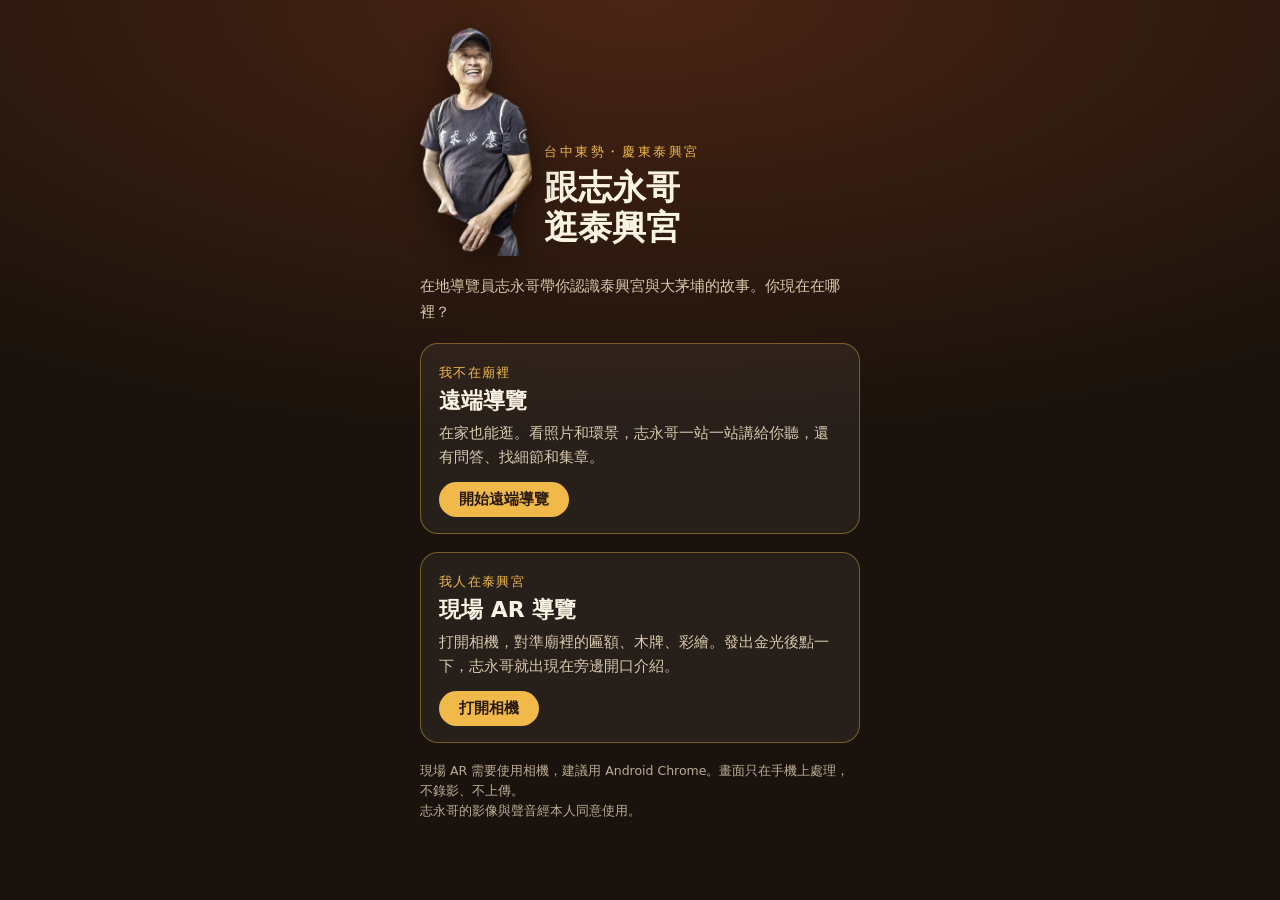
<file: index.html>
<!doctype html>
<html lang="zh-Hant-TW">
<head>
<meta charset="utf-8">
<meta name="viewport" content="width=device-width, initial-scale=1, viewport-fit=cover">
<meta name="theme-color" content="#1a120c">
<title>跟志永哥逛泰興宮</title>
<link rel="icon" href="ar/assets/icon-192.png">
<script>
  // 從 LINE 點開時改用外部瀏覽器（LINE 內建瀏覽器不能開相機）
  if (/\bLine\//i.test(navigator.userAgent) && !/openExternalBrowser=1/.test(location.search)) {
    location.replace(location.pathname + "?openExternalBrowser=1" + location.hash);
  }
</script>
<style>
  :root { --bg: #1a120c; --fg: #fbf3e4; --muted: #d8c8ad; --gold: #f1b94a; --card: rgba(255,255,255,.06); --line: rgba(241,185,74,.4); color-scheme: dark; }
  * { box-sizing: border-box; margin: 0; }
  body {
    min-height: 100dvh; color: var(--fg);
    background: radial-gradient(120% 70% at 50% 0%, #4a2414 0%, var(--bg) 70%) var(--bg);
    font-family: "Noto Sans TC", "PingFang TC", "Microsoft JhengHei", system-ui, sans-serif;
    display: flex; justify-content: center; padding: calc(env(safe-area-inset-top, 0px) + 28px) 16px 32px;
  }
  main { width: 100%; max-width: 440px; display: flex; flex-direction: column; gap: 18px; }
  header { display: flex; align-items: flex-end; gap: 12px; }
  header img { width: 112px; height: auto; flex: none; filter: drop-shadow(0 8px 18px rgba(0,0,0,.5)); }
  .kicker { color: var(--gold); letter-spacing: .2em; font-size: 13px; }
  h1 { font-size: 34px; line-height: 1.2; font-weight: 900; margin: 6px 0 8px; }
  .lead { color: var(--muted); line-height: 1.7; font-size: 15px; }
  h2 { font-size: 15px; color: var(--muted); font-weight: 500; margin-top: 6px; }
  a.mode {
    display: block; text-decoration: none; color: inherit;
    background: var(--card); border: 1px solid var(--line); border-radius: 18px; padding: 18px 18px 16px;
    transition: transform .15s, background .15s;
  }
  a.mode:active { transform: scale(.98); }
  a.mode:hover { background: rgba(241,185,74,.1); }
  .where { font-size: 13px; color: var(--gold); letter-spacing: .1em; }
  .mode b { display: block; font-size: 22px; margin: 4px 0 6px; }
  .mode p { color: var(--muted); font-size: 14.5px; line-height: 1.65; }
  .go { display: inline-block; margin-top: 12px; background: var(--gold); color: #2a1b10; font-weight: 700; border-radius: 999px; padding: 8px 20px; font-size: 15px; }
  .fine { font-size: 12.5px; color: var(--muted); line-height: 1.6; opacity: .85; }
</style>
</head>
<body>
<main>
  <header>
    <img src="remote/assets/img/guide-real-intro.webp" alt="志永哥">
    <div>
      <p class="kicker">台中東勢・慶東泰興宮</p>
      <h1>跟志永哥<br>逛泰興宮</h1>
    </div>
  </header>
  <p class="lead">在地導覽員志永哥帶你認識泰興宮與大茅埔的故事。你現在在哪裡？</p>

  <a class="mode" href="remote/">
    <span class="where">我不在廟裡</span>
    <b>遠端導覽</b>
    <p>在家也能逛。看照片和環景，志永哥一站一站講給你聽，還有問答、找細節和集章。</p>
    <span class="go">開始遠端導覽</span>
  </a>

  <a class="mode" href="ar/">
    <span class="where">我人在泰興宮</span>
    <b>現場 AR 導覽</b>
    <p>打開相機，對準廟裡的匾額、木牌、彩繪。發出金光後點一下，志永哥就出現在旁邊開口介紹。</p>
    <span class="go">打開相機</span>
  </a>

  <p class="fine">現場 AR 需要使用相機，建議用 Android Chrome。畫面只在手機上處理，不錄影、不上傳。<br>志永哥的影像與聲音經本人同意使用。</p>
</main>
</body>
</html>
</file>
